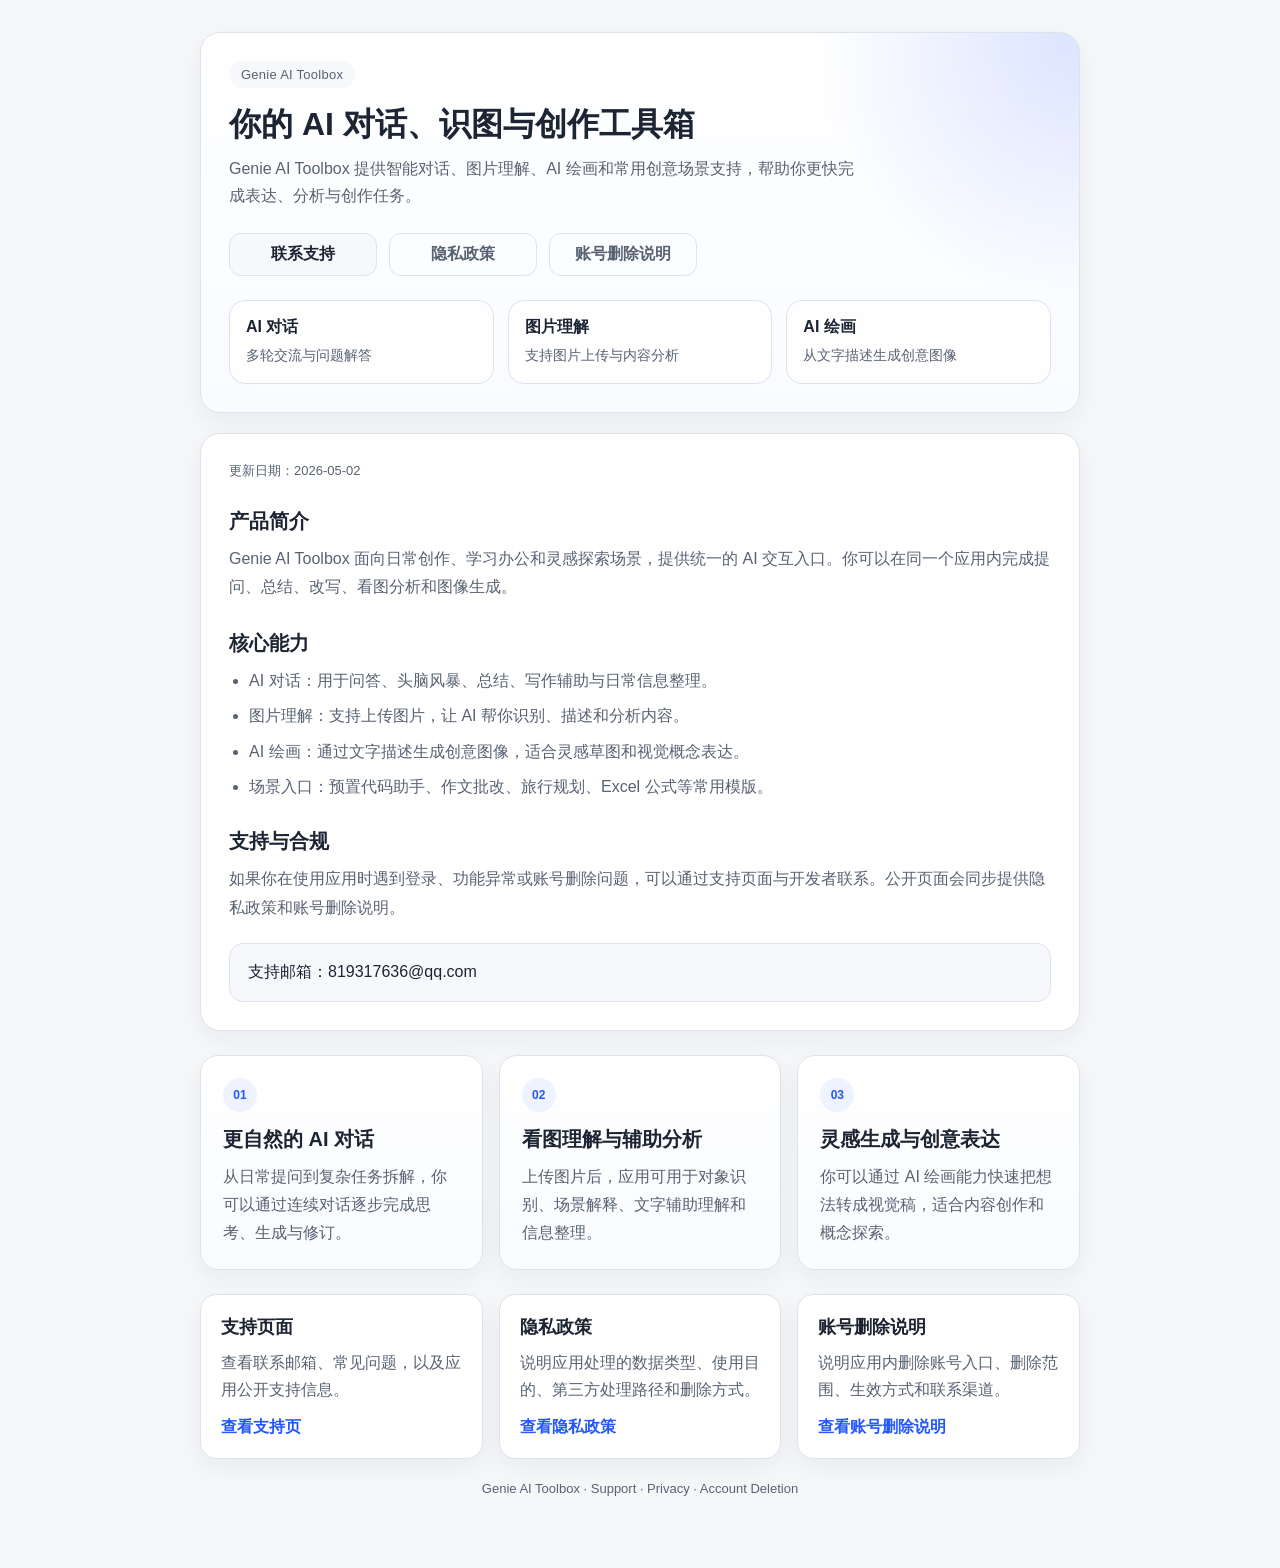
<file: docs/index.html>
<!DOCTYPE html>
<html lang="zh-CN">
<head>
  <meta charset="UTF-8">
  <meta name="viewport" content="width=device-width, initial-scale=1.0">
  <title>Genie AI Toolbox</title>
  <link rel="stylesheet" href="./assets/legal.css">
</head>
<body>
  <main class="page">
    <section class="hero home-hero">
      <span class="eyebrow">Genie AI Toolbox</span>
      <h1>你的 AI 对话、识图与创作工具箱</h1>
      <p>Genie AI Toolbox 提供智能对话、图片理解、AI 绘画和常用创意场景支持，帮助你更快完成表达、分析与创作任务。</p>
      <div class="hero-links">
        <a class="hero-link" href="./support.html">联系支持</a>
        <a class="hero-link secondary" href="./privacy.html">隐私政策</a>
        <a class="hero-link secondary" href="./account-deletion.html">账号删除说明</a>
      </div>
      <div class="hero-stats">
        <div class="hero-stat">
          <strong>AI 对话</strong>
          <span>多轮交流与问题解答</span>
        </div>
        <div class="hero-stat">
          <strong>图片理解</strong>
          <span>支持图片上传与内容分析</span>
        </div>
        <div class="hero-stat">
          <strong>AI 绘画</strong>
          <span>从文字描述生成创意图像</span>
        </div>
      </div>
    </section>

    <section class="content">
      <span class="meta">更新日期：2026-05-02</span>
      <h2>产品简介</h2>
      <p>Genie AI Toolbox 面向日常创作、学习办公和灵感探索场景，提供统一的 AI 交互入口。你可以在同一个应用内完成提问、总结、改写、看图分析和图像生成。</p>

      <h2>核心能力</h2>
      <ul>
        <li>AI 对话：用于问答、头脑风暴、总结、写作辅助与日常信息整理。</li>
        <li>图片理解：支持上传图片，让 AI 帮你识别、描述和分析内容。</li>
        <li>AI 绘画：通过文字描述生成创意图像，适合灵感草图和视觉概念表达。</li>
        <li>场景入口：预置代码助手、作文批改、旅行规划、Excel 公式等常用模版。</li>
      </ul>

      <h2>支持与合规</h2>
      <p>如果你在使用应用时遇到登录、功能异常或账号删除问题，可以通过支持页面与开发者联系。公开页面会同步提供隐私政策和账号删除说明。</p>

      <div class="notice">
        支持邮箱：819317636@qq.com
      </div>
    </section>

    <section class="feature-grid">
      <article class="feature-card">
        <span class="feature-kicker">01</span>
        <h3>更自然的 AI 对话</h3>
        <p>从日常提问到复杂任务拆解，你可以通过连续对话逐步完成思考、生成与修订。</p>
      </article>
      <article class="feature-card">
        <span class="feature-kicker">02</span>
        <h3>看图理解与辅助分析</h3>
        <p>上传图片后，应用可用于对象识别、场景解释、文字辅助理解和信息整理。</p>
      </article>
      <article class="feature-card">
        <span class="feature-kicker">03</span>
        <h3>灵感生成与创意表达</h3>
        <p>你可以通过 AI 绘画能力快速把想法转成视觉稿，适合内容创作和概念探索。</p>
      </article>
    </section>

    <section class="nav-card-grid">
      <article class="nav-card">
        <h3>支持页面</h3>
        <p>查看联系邮箱、常见问题，以及应用公开支持信息。</p>
        <a href="./support.html">查看支持页</a>
      </article>
      <article class="nav-card">
        <h3>隐私政策</h3>
        <p>说明应用处理的数据类型、使用目的、第三方处理路径和删除方式。</p>
        <a href="./privacy.html">查看隐私政策</a>
      </article>
      <article class="nav-card">
        <h3>账号删除说明</h3>
        <p>说明应用内删除账号入口、删除范围、生效方式和联系渠道。</p>
        <a href="./account-deletion.html">查看账号删除说明</a>
      </article>
    </section>

    <div class="footer">Genie AI Toolbox · Support · Privacy · Account Deletion</div>
  </main>
</body>
</html>
</file>
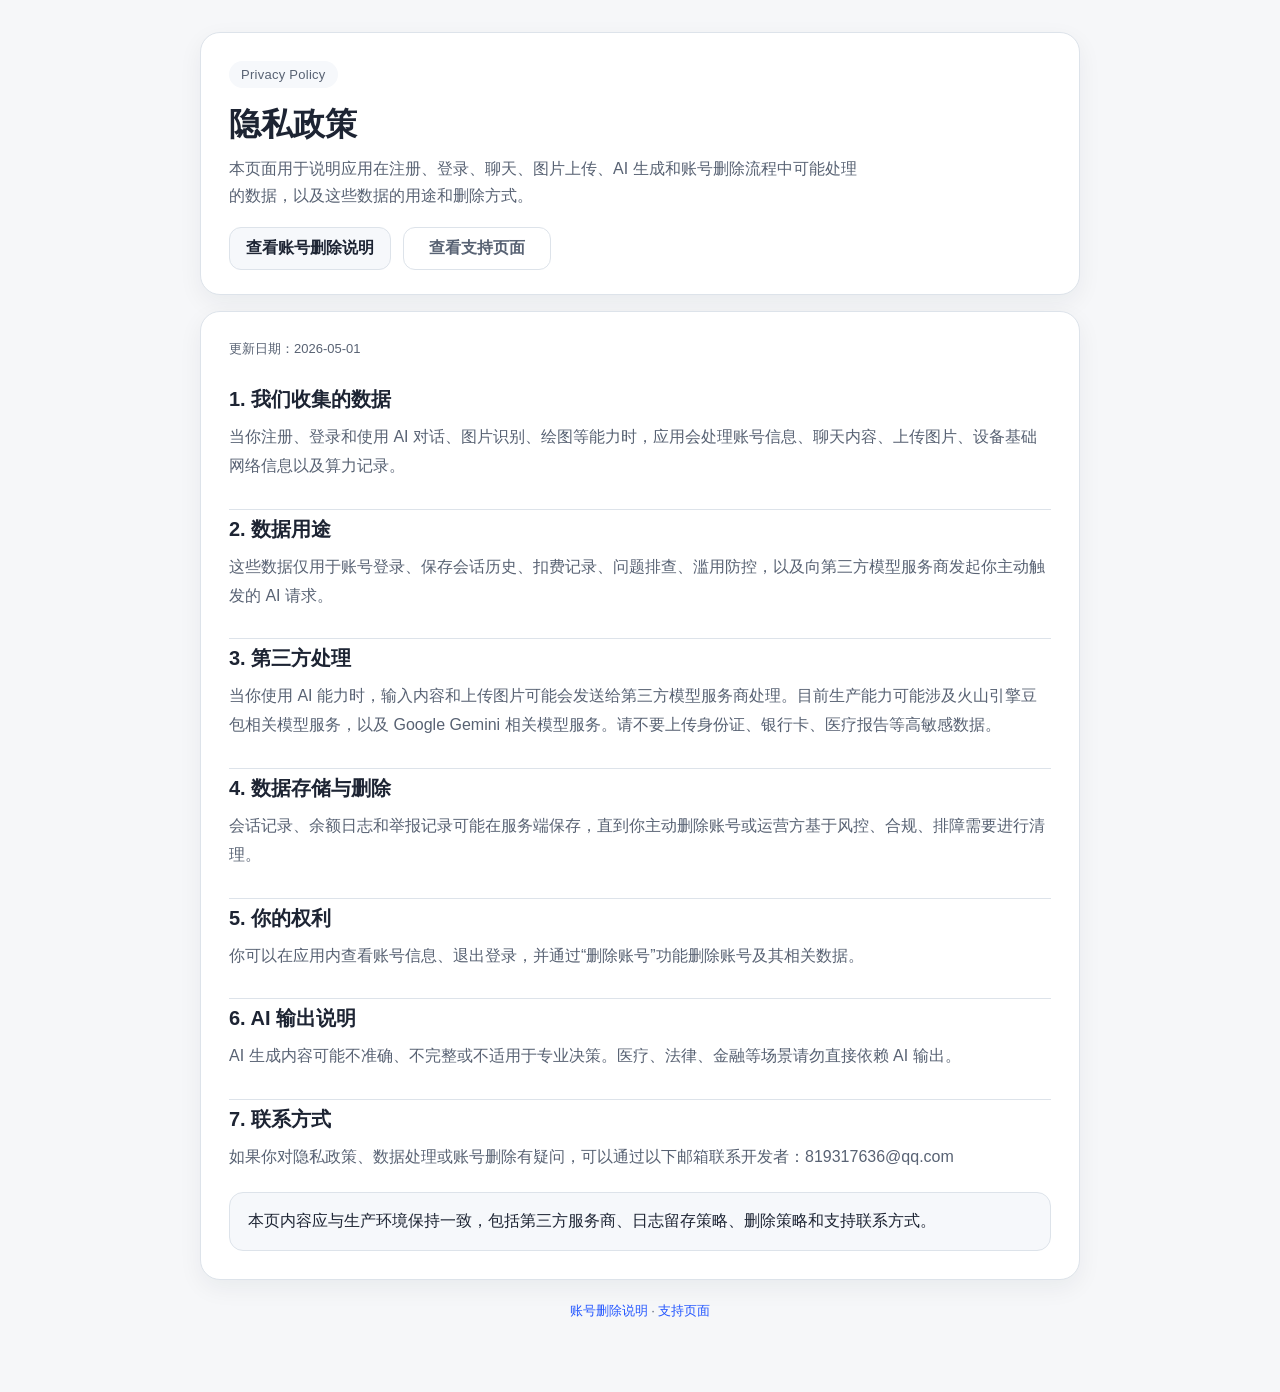
<file: docs/privacy.html>
<!DOCTYPE html>
<html lang="zh-CN">
<head>
  <meta charset="UTF-8">
  <meta name="viewport" content="width=device-width, initial-scale=1.0">
  <title>隐私政策</title>
  <link rel="stylesheet" href="./assets/legal.css">
</head>
<body>
  <main class="page">
    <section class="hero policy-hero">
      <span class="eyebrow">Privacy Policy</span>
      <h1>隐私政策</h1>
      <p>本页面用于说明应用在注册、登录、聊天、图片上传、AI 生成和账号删除流程中可能处理的数据，以及这些数据的用途和删除方式。</p>
      <div class="hero-links">
        <a class="hero-link" href="./account-deletion.html">查看账号删除说明</a>
        <a class="hero-link secondary" href="./support.html">查看支持页面</a>
      </div>
    </section>

    <section class="content policy-content">
      <span class="meta">更新日期：2026-05-01</span>
      <h2>1. 我们收集的数据</h2>
      <p>当你注册、登录和使用 AI 对话、图片识别、绘图等能力时，应用会处理账号信息、聊天内容、上传图片、设备基础网络信息以及算力记录。</p>

      <h2>2. 数据用途</h2>
      <p>这些数据仅用于账号登录、保存会话历史、扣费记录、问题排查、滥用防控，以及向第三方模型服务商发起你主动触发的 AI 请求。</p>

      <h2>3. 第三方处理</h2>
      <p>当你使用 AI 能力时，输入内容和上传图片可能会发送给第三方模型服务商处理。目前生产能力可能涉及火山引擎豆包相关模型服务，以及 Google Gemini 相关模型服务。请不要上传身份证、银行卡、医疗报告等高敏感数据。</p>

      <h2>4. 数据存储与删除</h2>
      <p>会话记录、余额日志和举报记录可能在服务端保存，直到你主动删除账号或运营方基于风控、合规、排障需要进行清理。</p>

      <h2>5. 你的权利</h2>
      <p>你可以在应用内查看账号信息、退出登录，并通过“删除账号”功能删除账号及其相关数据。</p>

      <h2>6. AI 输出说明</h2>
      <p>AI 生成内容可能不准确、不完整或不适用于专业决策。医疗、法律、金融等场景请勿直接依赖 AI 输出。</p>

      <h2>7. 联系方式</h2>
      <p>如果你对隐私政策、数据处理或账号删除有疑问，可以通过以下邮箱联系开发者：819317636@qq.com</p>

      <div class="notice">
        本页内容应与生产环境保持一致，包括第三方服务商、日志留存策略、删除策略和支持联系方式。
      </div>
    </section>

    <div class="footer">
      <a href="./account-deletion.html">账号删除说明</a>
      ·
      <a href="./support.html">支持页面</a>
    </div>
  </main>
</body>
</html>
</file>
<file: docs/assets/legal.css>
:root {
  --bg: #f6f7f9;
  --surface: #ffffff;
  --surface-muted: #f6f8fb;
  --text: #1d2433;
  --text-muted: #586273;
  --primary: #2457ff;
  --primary-dark: #173bb0;
  --border: #dde3ea;
  --shadow: 0 8px 24px rgba(24, 34, 56, 0.06);
}

* {
  box-sizing: border-box;
}

html,
body {
  margin: 0;
  padding: 0;
  background: var(--bg);
  color: var(--text);
  font-family: "Segoe UI", "PingFang SC", "Hiragino Sans GB", "Microsoft YaHei", sans-serif;
}

body {
  min-height: 100vh;
}

a {
  color: var(--primary);
  text-decoration: none;
}

a:hover {
  color: var(--primary-dark);
}

.page {
  max-width: 920px;
  margin: 0 auto;
  padding: 32px 20px 72px;
}

.hero {
  background: var(--surface);
  color: var(--text);
  border-radius: 20px;
  padding: 28px;
  border: 1px solid var(--border);
  box-shadow: var(--shadow);
}

.eyebrow {
  display: inline-flex;
  align-items: center;
  gap: 8px;
  padding: 6px 12px;
  border-radius: 999px;
  background: var(--surface-muted);
  font-size: 13px;
  color: var(--text-muted);
  letter-spacing: 0.02em;
}

.hero h1 {
  margin: 18px 0 12px;
  font-size: 32px;
  line-height: 1.15;
}

.hero p {
  margin: 0;
  max-width: 640px;
  line-height: 1.7;
  color: var(--text-muted);
}

.hero-links {
  display: flex;
  flex-wrap: wrap;
  gap: 12px;
  margin-top: 24px;
}

.home-hero {
  position: relative;
  overflow: hidden;
  background:
    radial-gradient(circle at top right, rgba(36, 87, 255, 0.16), transparent 28%),
    linear-gradient(180deg, #ffffff 0%, #f8fbff 100%);
}

.hero-link {
  display: inline-flex;
  align-items: center;
  justify-content: center;
  min-width: 148px;
  padding: 10px 16px;
  border-radius: 12px;
  background: var(--surface-muted);
  color: var(--text);
  border: 1px solid var(--border);
  font-weight: 600;
}

.hero-link.secondary {
  background: transparent;
  color: var(--text-muted);
  border: 1px solid var(--border);
}

.hero-stats {
  display: grid;
  grid-template-columns: repeat(3, minmax(0, 1fr));
  gap: 14px;
  margin-top: 24px;
}

.hero-stat {
  padding: 16px;
  border-radius: 16px;
  background: rgba(255, 255, 255, 0.86);
  border: 1px solid var(--border);
}

.hero-stat strong {
  display: block;
  margin-bottom: 6px;
  font-size: 16px;
}

.hero-stat span {
  display: block;
  color: var(--text-muted);
  line-height: 1.6;
  font-size: 14px;
}

.content {
  background: var(--surface);
  border-radius: 20px;
  padding: 28px;
  margin-top: 20px;
  border: 1px solid var(--border);
  box-shadow: var(--shadow);
}

.meta {
  display: block;
  margin-bottom: 12px;
  color: var(--text-muted);
  font-size: 13px;
}

.content h2 {
  margin: 28px 0 10px;
  font-size: 20px;
}

.content p {
  margin: 0 0 14px;
  line-height: 1.8;
  color: var(--text-muted);
}

.content ul {
  margin: 0 0 14px 20px;
  padding: 0;
  color: var(--text-muted);
}

.content li {
  margin-bottom: 8px;
  line-height: 1.7;
}

.notice {
  background: var(--surface-muted);
  border: 1px solid var(--border);
  border-radius: 14px;
  padding: 18px;
  margin-top: 20px;
}

.nav-card-grid {
  display: grid;
  grid-template-columns: repeat(3, minmax(0, 1fr));
  gap: 16px;
  margin-top: 24px;
}

.feature-grid {
  display: grid;
  grid-template-columns: repeat(3, minmax(0, 1fr));
  gap: 16px;
  margin-top: 24px;
}

.feature-card {
  background: linear-gradient(180deg, #ffffff 0%, #f9fbff 100%);
  border: 1px solid var(--border);
  border-radius: 18px;
  padding: 22px;
  box-shadow: var(--shadow);
}

.feature-kicker {
  display: inline-flex;
  align-items: center;
  justify-content: center;
  width: 34px;
  height: 34px;
  border-radius: 999px;
  background: #eef3ff;
  color: var(--primary);
  font-size: 12px;
  font-weight: 700;
}

.feature-card h3 {
  margin: 14px 0 10px;
  font-size: 20px;
}

.feature-card p {
  margin: 0;
  color: var(--text-muted);
  line-height: 1.75;
}

.nav-card {
  background: var(--surface);
  border: 1px solid var(--border);
  border-radius: 16px;
  padding: 20px;
  box-shadow: var(--shadow);
}

.nav-card h3 {
  margin: 0 0 10px;
  font-size: 18px;
}

.nav-card p {
  margin: 0 0 14px;
  color: var(--text-muted);
  line-height: 1.7;
}

.nav-card a {
  font-weight: 600;
}

.footer {
  margin-top: 22px;
  text-align: center;
  color: var(--text-muted);
  font-size: 13px;
}

.policy-hero {
  padding-bottom: 24px;
}

.policy-hero .hero-links {
  margin-top: 18px;
}

.policy-content {
  margin-top: 16px;
}

.policy-content h2 {
  padding-top: 6px;
  border-top: 1px solid var(--border);
}

.policy-content h2:first-of-type {
  border-top: none;
  padding-top: 0;
}

@media (max-width: 760px) {
  .page {
    padding: 18px 14px 48px;
  }

  .hero {
    padding: 22px 18px;
    border-radius: 18px;
  }

  .hero h1 {
    font-size: 26px;
  }

  .content {
    padding: 22px 18px;
    border-radius: 18px;
  }

  .nav-card-grid {
    grid-template-columns: 1fr;
  }

  .feature-grid,
  .hero-stats {
    grid-template-columns: 1fr;
  }
}
</file>
